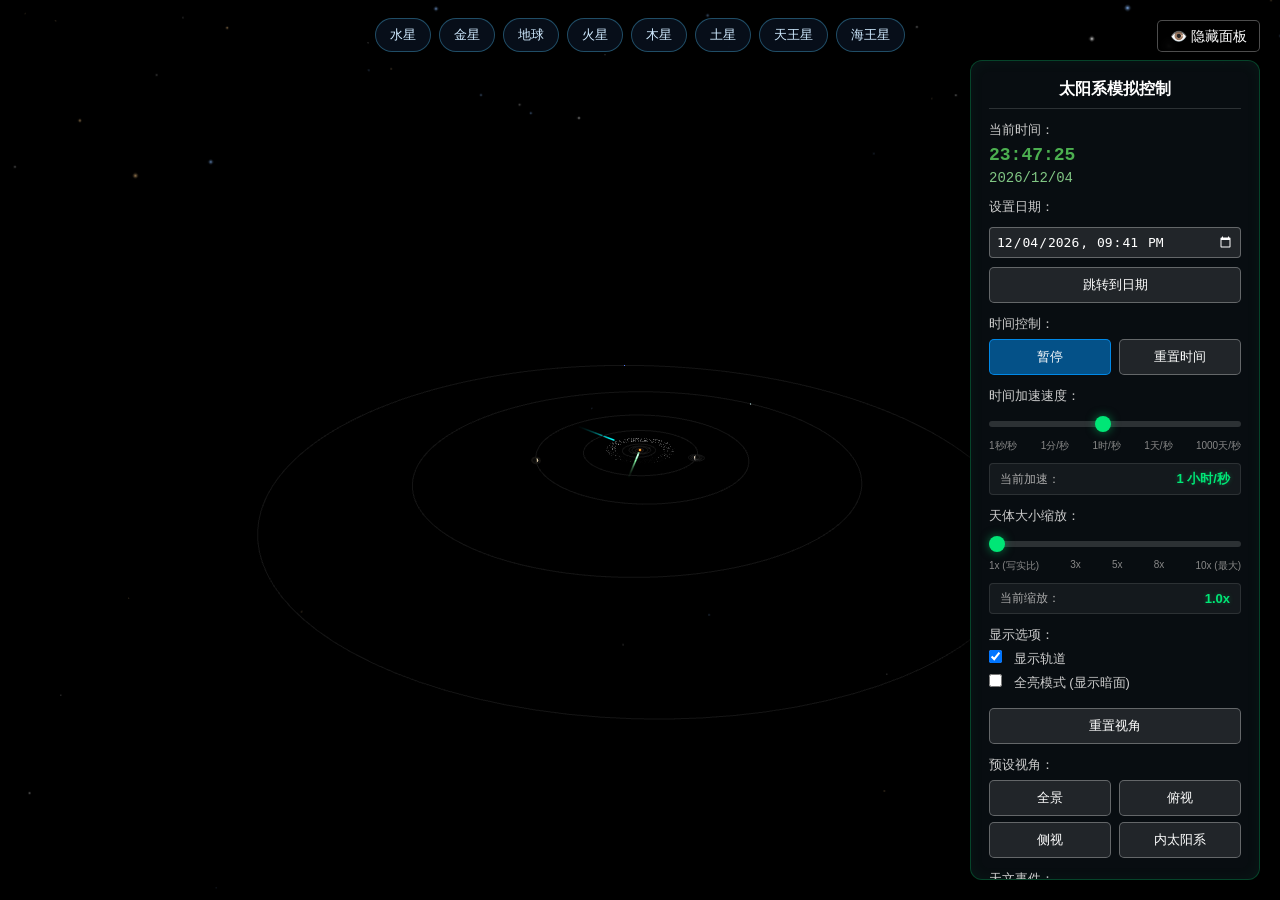
<file: index.html>
<!DOCTYPE html>
<html lang="zh-CN">
<head>
    <meta charset="UTF-8">
    <meta name="viewport" content="width=device-width, initial-scale=1.0">
    <title>太阳系运动模拟</title>
    <link rel="stylesheet" href="css/style.css">
</head>
<body>
    <div id="container"></div>
    
    <!-- 隐藏控制面板按钮 -->
    <button id="toggle-panel-btn" class="toggle-panel-btn">👁️ 隐藏面板</button>
    
    <!-- 行星名称牌：默认视图下显示，点击直达对应行星 -->
    <div id="planet-bar" class="planet-bar"></div>
    
    <!-- 科普介绍卡片 -->
    <div id="planet-card" class="planet-card hidden" onclick="event.stopPropagation()">
        <h2 id="planet-card-title">星球名称</h2>
        <div class="card-content">
            <p id="planet-card-desc">星球的科普介绍将会显示在这里...</p>
        </div>
        <ul id="planet-card-params" class="card-params">
            <!-- 动态生成的参数将插入这里 -->
        </ul>
        <div id="planet-card-distance" class="card-distance hidden">
            <!-- 暂停时动态显示的实距 -->
        </div>
        <button id="close-card-btn" class="close-card-btn">关闭 (或再次点击空白)</button>
    </div>
    
    <!-- 控制面板 -->
    <div id="control-panel">
        <h2>太阳系模拟控制</h2>
        
        <div class="control-group">
            <label>当前时间：</label>
            <div id="current-time" class="time-display">--:--:--</div>
            <div id="current-date" class="date-display">----/--/--</div>
        </div>
        
        <div class="control-group">
            <label>设置日期：</label>
            <input type="datetime-local" id="date-picker" class="date-input">
            <button id="set-date-btn" class="btn">跳转到日期</button>
        </div>
        
        <div class="control-group">
            <label>时间控制：</label>
            <div class="btn-row">
                <button id="play-pause-btn" class="btn btn-primary">暂停</button>
                <button id="reset-btn" class="btn">重置时间</button>
            </div>
        </div>
        
        <div class="control-group">
            <label>时间加速速度：</label>
            <div class="speed-slider-container">
                <input type="range" id="speed-slider" min="0" max="100" value="45" class="speed-slider">
                <div class="speed-slider-labels">
                    <span>1秒/秒</span>
                    <span>1分/秒</span>
                    <span>1时/秒</span>
                    <span>1天/秒</span>
                    <span>1000天/秒</span>
                </div>
            </div>
            <div class="speed-display-group">
                <span class="speed-display-label">当前加速：</span>
                <span id="speed-display-value" class="speed-value">1 小时/秒</span>
            </div>
        </div>
        
        <div class="control-group">
            <label>天体大小缩放：</label>
            <div class="speed-slider-container">
                <input type="range" id="size-slider" min="1" max="10" step="0.5" value="1" class="speed-slider">
                <div class="speed-slider-labels">
                    <span>1x (写实比)</span>
                    <span>3x</span>
                    <span>5x</span>
                    <span>8x</span>
                    <span>10x (最大)</span>
                </div>
            </div>
            <div class="speed-display-group">
                <span class="speed-display-label">当前缩放：</span>
                <span id="size-display-value" class="speed-value">1.0x</span>
            </div>
        </div>
        
        <div class="control-group">
            <label>显示选项：</label>
            <label class="checkbox-label">
                <input type="checkbox" id="show-orbits" checked> 显示轨道
            </label>
        
            <label class="checkbox-label">
                <input type="checkbox" id="full-lighting"> 全亮模式 (显示暗面)
            </label>
        </div>
        
        <div class="control-group">
            <button id="reset-view-btn" class="btn">重置视角</button>
        </div>

        <div class="control-group">
            <label>预设视角：</label>
            <div class="btn-row">
                <button id="view-overview-btn" class="btn">全景</button>
                <button id="view-top-btn" class="btn">俯视</button>
            </div>
            <div class="btn-row">
                <button id="view-side-btn" class="btn">侧视</button>
                <button id="view-inner-btn" class="btn">内太阳系</button>
            </div>
        </div>

        <div class="control-group">
            <label>天文事件：</label>
            <select id="event-select" class="event-select"></select>
            <div id="event-desc" class="event-desc"></div>
            <button id="event-go-btn" class="btn">前往该天象</button>
        </div>

        <div class="control-group">
            <label>动画导出（优先 MP4）：</label>
            <div class="record-actions">
                <button type="button" id="record-start-btn" class="btn btn-record">开始录制</button>
                <button type="button" id="record-stop-btn" class="btn btn-record-stop" disabled>停止并保存</button>
            </div>
            <div id="record-status" class="record-status">未录制</div>
        </div>
        
        <div class="control-group shortcut-hint">
            快捷键：空格 播放/暂停 · R 重置视角 · T 俯视图 · 1–8 选择行星 · Esc 取消选择
        </div>
        
        <div class="info-panel">
            <div id="planet-info">鼠标悬停在行星上查看信息</div>
        </div>
    </div>
    
    <!-- 加载提示 -->
    <div id="loading">加载中...</div>
    
    <!-- 引入Three.js库 -->
    <script src="js/three.min.js"></script>
    <script src="js/OrbitControls.js"></script>
    
    <!-- 引入项目脚本 -->
    <script src="js/texturesBase64.js"></script>
    <script src="js/utils.js"></script>
    <script src="js/planet.js"></script>
    <script src="js/controls.js"></script>
    <script src="js/solarSystem.js"></script>
    <script src="js/recorder.js"></script>
    <script src="js/main.js"></script>
</body>
</html>
</file>
<file: css/style.css>
* {
    margin: 0;
    padding: 0;
    box-sizing: border-box;
}

body {
    font-family: 'Microsoft YaHei', Arial, sans-serif;
    overflow: hidden;
    background: #000;
    color: #fff;
}

#container {
    width: 100vw;
    height: 100vh;
    position: relative;
}

#control-panel {
    position: fixed;
    top: 60px;
    right: 20px;
    width: 290px;
    background: rgba(10, 15, 20, 0.88);
    border: 1px solid rgba(0, 230, 118, 0.25);
    border-radius: 12px;
    padding: 18px;
    max-height: calc(100vh - 80px); /* 限制最大高度防止超出屏幕，留出底部20px间距对称 */
    overflow-y: auto; /* 超出高度时自动出现垂直滚动条 */
    z-index: 1000;
    backdrop-filter: blur(15px);
    transition: transform 0.3s ease, opacity 0.3s ease;
    box-shadow: 0 10px 30px rgba(0, 0, 0, 0.6), inset 0 0 15px rgba(0, 230, 118, 0.05);
}

#control-panel.hidden {
    transform: translateX(120%);
    opacity: 0;
    pointer-events: none;
}

.toggle-panel-btn {
    position: fixed;
    top: 20px;
    right: 20px;
    z-index: 1001;
    background: rgba(0, 0, 0, 0.6);
    border: 1px solid rgba(255, 255, 255, 0.3);
    color: #fff;
    padding: 8px 12px;
    border-radius: 5px;
    cursor: pointer;
    font-size: 14px;
    line-height: 1;
    transition: all 0.3s;
    backdrop-filter: blur(5px);
}

.toggle-panel-btn:hover {
    background: rgba(255, 255, 255, 0.2);
}

#control-panel h2 {
    font-size: 16px;
    margin-bottom: 12px;
    color: #fff;
    text-align: center;
    border-bottom: 1px solid rgba(255, 255, 255, 0.15);
    padding-bottom: 8px;
}

.control-group {
    margin-bottom: 12px;
}

.control-group label {
    display: block;
    margin-bottom: 6px;
    font-size: 13px;
    color: #ccc;
}

.btn {
    background: rgba(255, 255, 255, 0.1);
    border: 1px solid rgba(255, 255, 255, 0.3);
    color: #fff;
    padding: 8px 16px;
    margin: 4px;
    border-radius: 5px;
    cursor: pointer;
    font-size: 13px;
    transition: all 0.3s;
}

.btn:hover {
    background: rgba(255, 255, 255, 0.2);
    border-color: rgba(255, 255, 255, 0.5);
}

.btn:active {
    transform: scale(0.95);
}

.btn-primary {
    background: rgba(0, 150, 255, 0.5);
    border-color: rgba(0, 150, 255, 0.8);
}

.btn-primary:hover {
    background: rgba(0, 150, 255, 0.7);
}

/* 统一按钮整行布局 */
.btn-row,
.record-actions {
    display: flex;
    gap: 8px;
    width: 100%;
    margin-top: 4px;
    margin-bottom: 6px;
}

.btn-row .btn,
.record-actions .btn {
    margin: 0;
    flex: 1;
    text-align: center;
    padding: 8px 6px;
}

/* 强制特定的整行按钮 */
#set-date-btn,
#reset-view-btn,
#event-go-btn {
    width: 100%;
    margin: 4px 0 0 0;
}

.btn-record {
    background: rgba(200, 80, 80, 0.35);
    border-color: rgba(255, 120, 120, 0.6);
}

.btn-record:hover {
    background: rgba(220, 90, 90, 0.5);
    border-color: rgba(255, 150, 150, 0.75);
}

.btn-record-stop {
    background: rgba(60, 60, 80, 0.5);
    border-color: rgba(180, 180, 200, 0.45);
}

.btn-record-stop:hover:not(:disabled) {
    background: rgba(80, 80, 110, 0.6);
}

.btn-record-stop:disabled,
.btn-record:disabled {
    opacity: 0.45;
    cursor: not-allowed;
}

.record-status {
    font-size: 12px;
    color: #aaa;
    line-height: 1.5;
}

.speed-btn.active {
    background: rgba(0, 200, 100, 0.5);
    border-color: rgba(0, 200, 100, 0.8);
}

.checkbox-label {
    display: flex;
    align-items: center;
    cursor: pointer;
    margin-bottom: 5px;
    font-size: 13px;
}

.checkbox-label input[type="checkbox"] {
    margin-right: 8px;
    cursor: pointer;
}

.time-display {
    font-size: 18px;
    font-weight: bold;
    color: #4CAF50;
    margin: 5px 0;
    font-family: 'Courier New', monospace;
}

.date-display {
    font-size: 14px;
    color: #81C784;
    margin-bottom: 10px;
    font-family: 'Courier New', monospace;
}

.date-input {
    width: 100%;
    padding: 6px;
    margin: 5px 0;
    background: rgba(255, 255, 255, 0.1);
    border: 1px solid rgba(255, 255, 255, 0.3);
    border-radius: 4px;
    color: #fff;
    font-size: 13px;
}

.date-input::-webkit-calendar-picker-indicator {
    filter: invert(1);
    cursor: pointer;
}

.speed-controls {
    display: flex;
    flex-wrap: wrap;
    gap: 5px;
    margin-bottom: 8px;
}

.speed-input-group {
    display: flex;
    align-items: center;
    gap: 8px;
}

.speed-input {
    flex: 1;
    padding: 6px;
    background: rgba(255, 255, 255, 0.1);
    border: 1px solid rgba(255, 255, 255, 0.3);
    border-radius: 4px;
    color: #fff;
    font-size: 13px;
}

.speed-label {
    font-size: 13px;
    color: #ccc;
}

.info-panel {
    margin-top: 15px;
    padding-top: 15px;
    border-top: 1px solid rgba(255, 255, 255, 0.2);
}

#planet-info {
    font-size: 12px;
    color: #aaa;
    line-height: 1.6;
}

#loading {
    position: fixed;
    top: 50%;
    left: 50%;
    transform: translate(-50%, -50%);
    font-size: 24px;
    color: #fff;
    z-index: 2000;
    display: none;
}

#loading.show {
    display: block;
}

/* 科普卡片样式（玻璃拟态） */
.planet-card {
    position: fixed;
    top: 60px;
    left: 20px;
    width: 320px;
    background: rgba(10, 20, 30, 0.7);
    border: 1px solid rgba(80, 150, 255, 0.3);
    border-radius: 12px;
    padding: 24px;
    z-index: 1000;
    backdrop-filter: blur(15px);
    box-shadow: 0 10px 30px rgba(0, 0, 0, 0.5), inset 0 0 20px rgba(80, 150, 255, 0.1);
    transition: transform 0.4s cubic-bezier(0.175, 0.885, 0.32, 1.275), opacity 0.4s ease;
    transform-origin: left center;
}

.planet-card.hidden {
    transform: translateX(-120%) scale(0.9);
    opacity: 0;
    pointer-events: none;
}

.planet-card.show {
    transform: translateX(0) scale(1);
    opacity: 1;
    pointer-events: auto;
}

#planet-card-title {
    font-size: 22px;
    color: #4fc3f7;
    margin-bottom: 15px;
    border-bottom: 1px solid rgba(79, 195, 247, 0.3);
    padding-bottom: 10px;
    text-shadow: 0 0 10px rgba(79, 195, 247, 0.5);
}

.card-content {
    font-size: 14px;
    color: #e0e0e0;
    line-height: 1.6;
    margin-bottom: 20px;
    text-align: justify;
}

.card-params {
    list-style: none;
    margin-bottom: 20px;
    padding: 0;
}

.card-params li {
    font-size: 13px;
    color: #ccc;
    display: flex;
    justify-content: space-between;
    padding: 5px 0;
    border-bottom: 1px solid rgba(255, 255, 255, 0.05);
}

.card-params li span {
    color: #4fc3f7;
    font-weight: bold;
}

.card-distance {
    font-size: 14px;
    color: #ffb74d;
    margin-bottom: 20px;
    padding: 10px;
    background: rgba(255, 183, 77, 0.1);
    border: 1px solid rgba(255, 183, 77, 0.3);
    border-radius: 6px;
    text-align: center;
    font-weight: bold;
    text-shadow: 0 0 5px rgba(255, 183, 77, 0.5);
}

.card-distance.hidden {
    display: none;
}

.close-card-btn {
    width: 100%;
    background: rgba(255, 255, 255, 0.05);
    border: 1px solid rgba(255, 255, 255, 0.2);
    color: #aaa;
    padding: 10px;
    border-radius: 6px;
    cursor: pointer;
    font-size: 13px;
    transition: all 0.3s;
}

.close-card-btn:hover {
    background: rgba(255, 255, 255, 0.15);
    color: #fff;
    border-color: rgba(255, 255, 255, 0.4);
}

/* 响应式设计 */
@media (max-width: 768px) {
    #control-panel {
        top: 10px;
        right: 10px;
        left: 10px;
        width: auto;
        min-width: auto;
        padding: 15px;
    }
    
    .control-group {
        margin-bottom: 10px;
    }
    
    .btn {
        padding: 6px 12px;
        font-size: 12px;
    }
}

/* 美化速度滑动轴 */
.speed-slider-container {
    margin-bottom: 10px;
    width: 100%;
}

.speed-slider {
    -webkit-appearance: none;
    width: 100%;
    height: 6px;
    border-radius: 3px;
    background: rgba(255, 255, 255, 0.15);
    outline: none;
    margin: 10px 0;
    transition: background 0.3s;
}

.speed-slider:hover {
    background: rgba(255, 255, 255, 0.25);
}

.speed-slider::-webkit-slider-thumb {
    -webkit-appearance: none;
    appearance: none;
    width: 16px;
    height: 16px;
    border-radius: 50%;
    background: #00e676;
    cursor: pointer;
    box-shadow: 0 0 10px rgba(0, 230, 118, 0.5);
    transition: transform 0.1s, background-color 0.3s;
}

.speed-slider::-webkit-slider-thumb:hover {
    transform: scale(1.2);
    background: #00c853;
}

.speed-slider-labels {
    display: flex;
    justify-content: space-between;
    font-size: 10px;
    color: #888;
    margin-top: 2px;
}

.speed-display-group {
    display: flex;
    align-items: center;
    justify-content: space-between;
    margin-top: 8px;
    background: rgba(255, 255, 255, 0.05);
    padding: 6px 10px;
    border-radius: 4px;
    border: 1px solid rgba(255, 255, 255, 0.1);
}

.speed-display-label {
    font-size: 12px;
    color: #aaa;
}

.speed-value {
    font-size: 13px;
    font-weight: bold;
    color: #00e676;
    text-shadow: 0 0 5px rgba(0, 230, 118, 0.3);
}

/* 美化控制面板滚动条，维持极简科技质感 */
#control-panel::-webkit-scrollbar {
    width: 6px;
}

#control-panel::-webkit-scrollbar-track {
    background: rgba(255, 255, 255, 0.03);
    border-radius: 3px;
}

#control-panel::-webkit-scrollbar-thumb {
    background: rgba(0, 230, 118, 0.4);
    border-radius: 3px;
}

#control-panel::-webkit-scrollbar-thumb:hover {
    background: rgba(0, 230, 118, 0.7);
}

/* 顶部行星名称牌 */
#planet-bar {
    position: fixed;
    top: 18px;
    left: 50%;
    transform: translateX(-50%);
    display: flex;
    gap: 8px;
    z-index: 1000;
    flex-wrap: wrap;
    justify-content: center;
    max-width: 92vw;
    transition: transform 0.35s ease, opacity 0.35s ease;
}

#planet-bar.hidden {
    transform: translate(-50%, -160%);
    opacity: 0;
    pointer-events: none;
}

.planet-plate {
    background: rgba(10, 20, 35, 0.72);
    border: 1px solid rgba(79, 195, 247, 0.35);
    color: #cfeaff;
    font-size: 13px;
    padding: 7px 14px;
    border-radius: 20px;
    cursor: pointer;
    backdrop-filter: blur(10px);
    transition: all 0.25s;
    white-space: nowrap;
    font-family: 'Microsoft YaHei', Arial, sans-serif;
}

.planet-plate:hover {
    background: rgba(79, 195, 247, 0.28);
    border-color: rgba(79, 195, 247, 0.85);
    transform: translateY(-2px);
    box-shadow: 0 4px 14px rgba(79, 195, 247, 0.35);
    color: #fff;
}

/* 天文事件 */
.event-select {
    width: 100%;
    padding: 7px;
    margin: 5px 0;
    background: rgba(255, 255, 255, 0.1);
    border: 1px solid rgba(255, 255, 255, 0.3);
    border-radius: 4px;
    color: #fff;
    font-size: 13px;
    font-family: 'Microsoft YaHei', Arial, sans-serif;
}

.event-select option {
    color: #000;
}

.event-desc {
    font-size: 12px;
    color: #9db8c9;
    line-height: 1.6;
    margin: 6px 0;
    min-height: 38px;
}

/* 快捷键提示 */
.shortcut-hint {
    font-size: 11px;
    color: #777;
    line-height: 1.8;
    border-top: 1px solid rgba(255, 255, 255, 0.12);
    padding-top: 10px;
}

@media (max-width: 768px) {
    #planet-bar {
        top: 10px;
        gap: 6px;
    }
    .planet-plate {
        font-size: 12px;
        padding: 6px 10px;
    }
}
</file>
